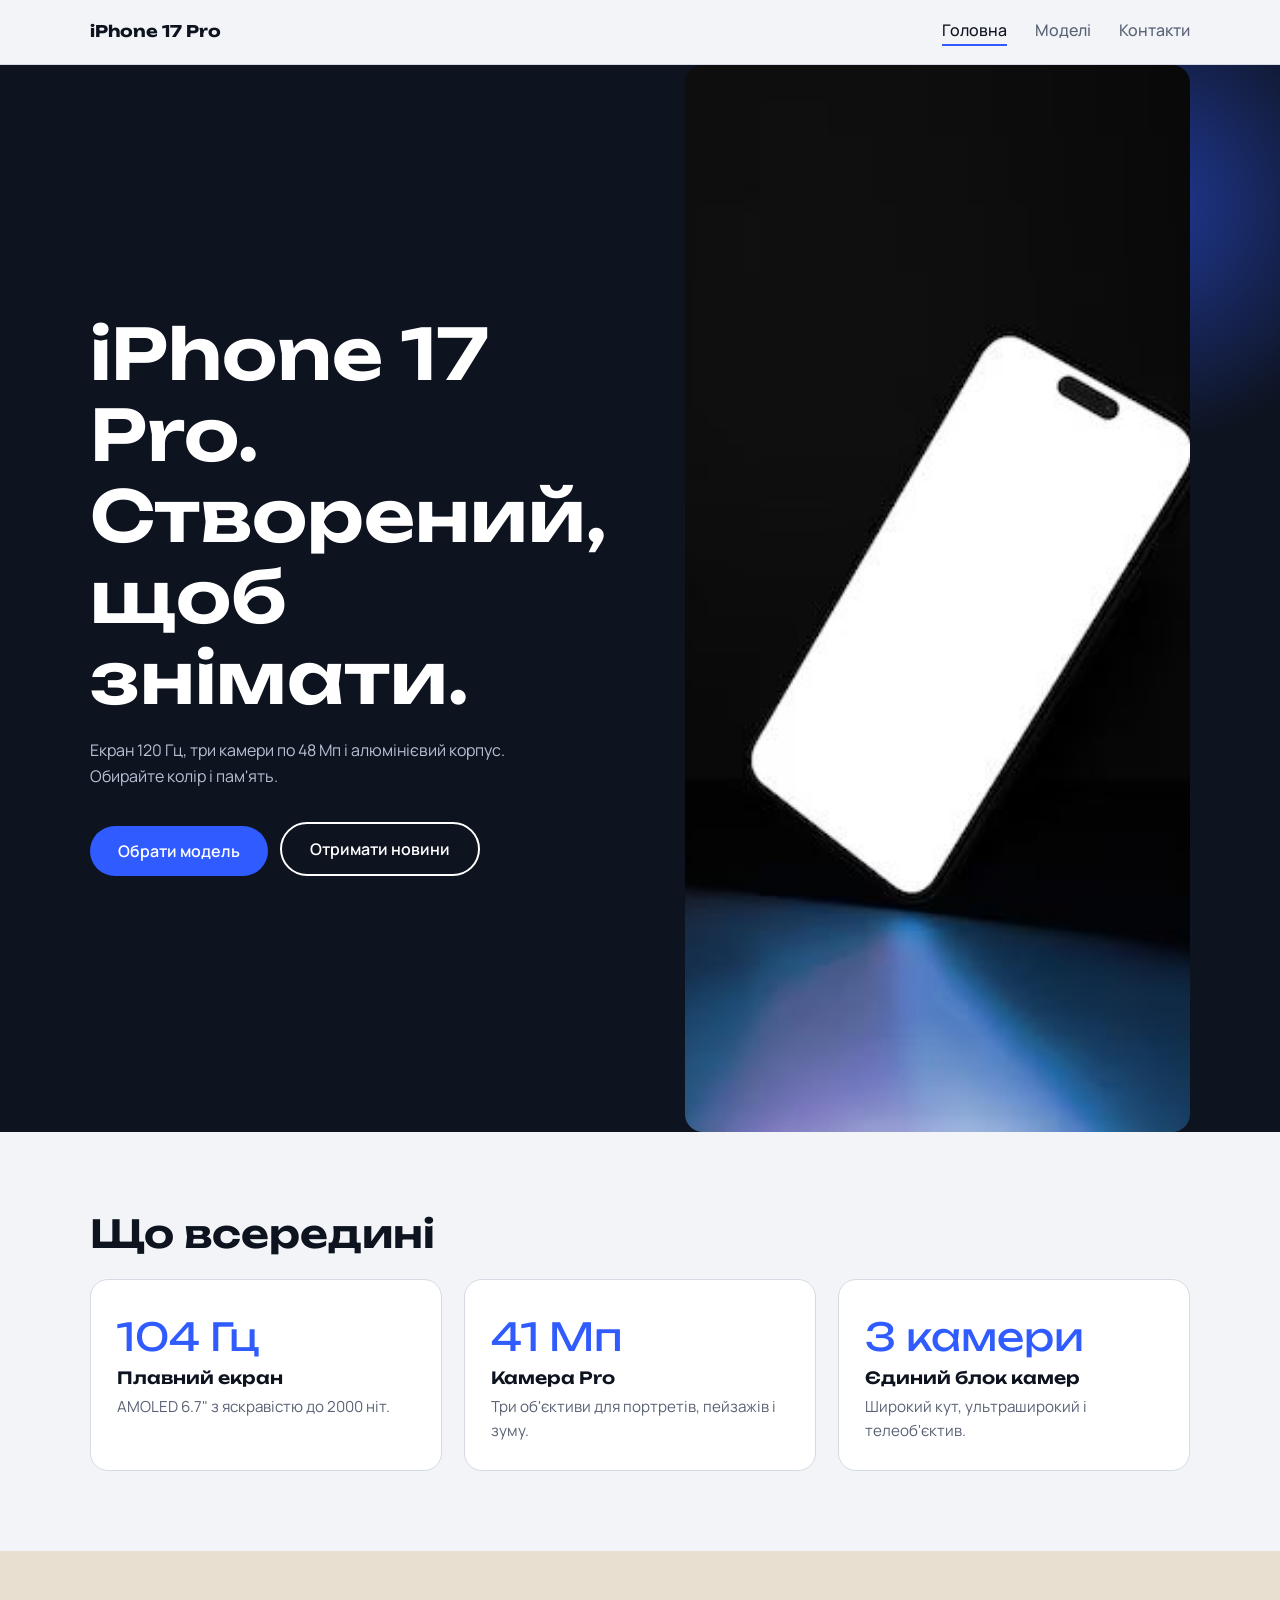
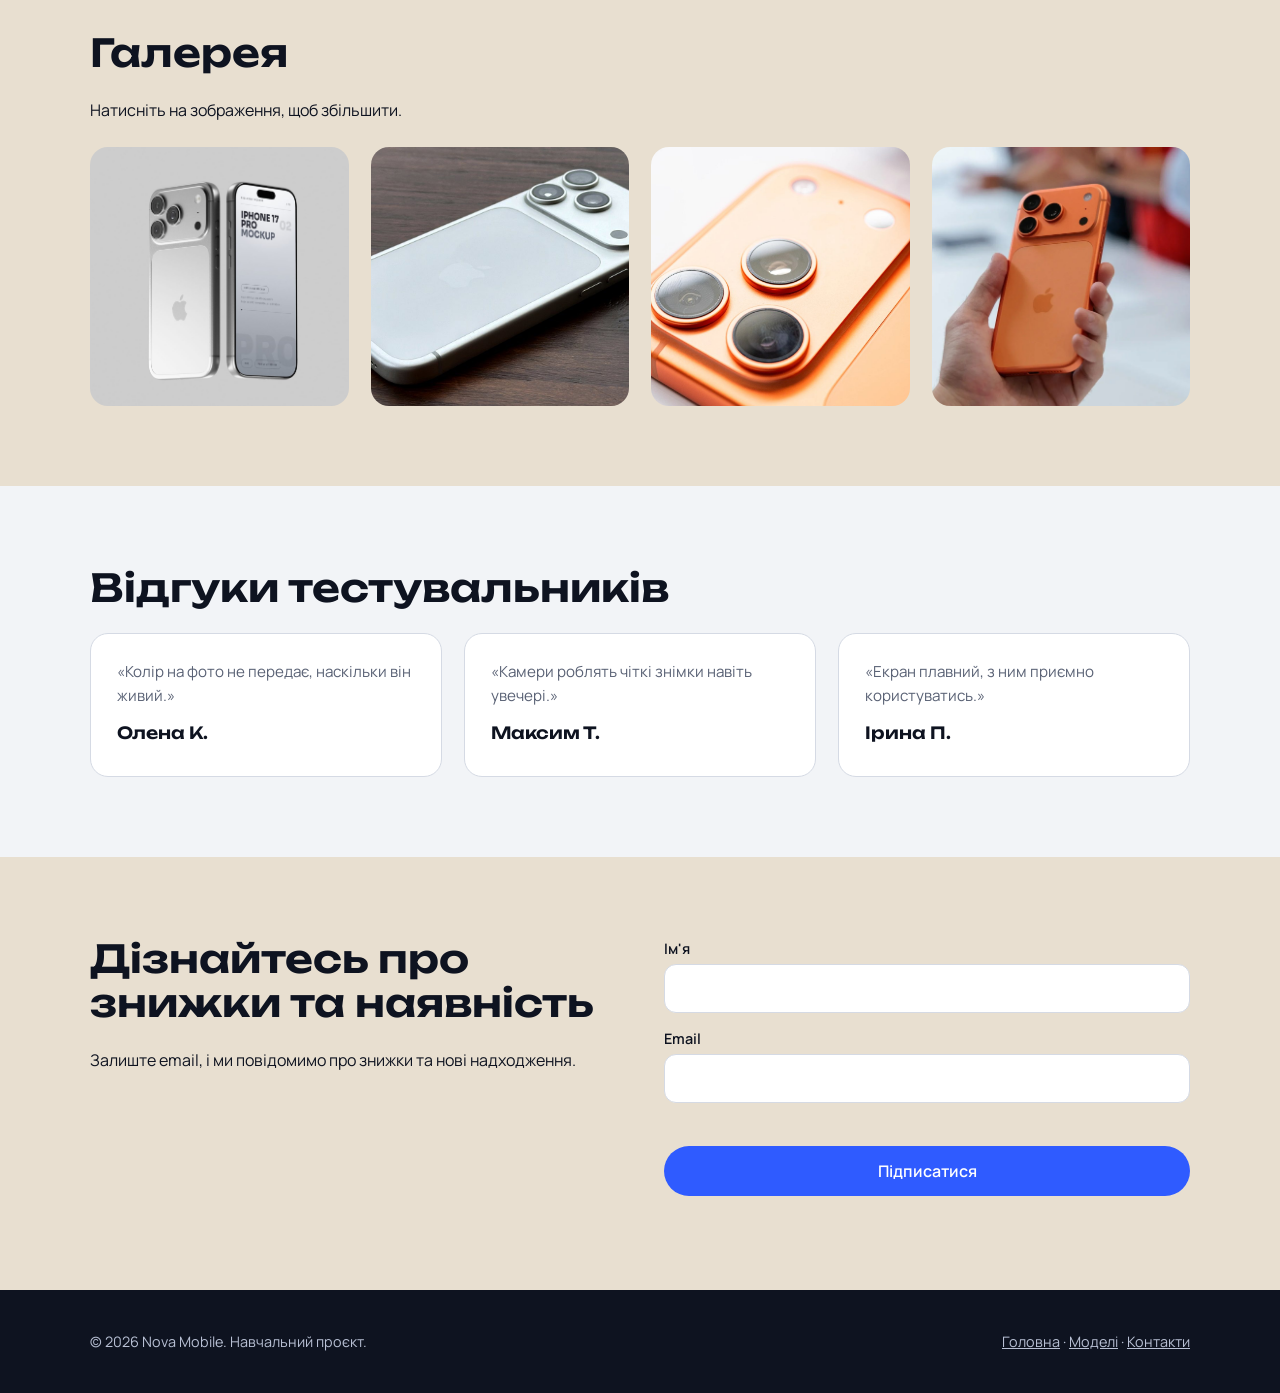
<file: index.html>
<!DOCTYPE html><html lang="uk"><head><meta charset="UTF-8"><meta name="viewport" content="width=device-width,initial-scale=1"><title>iPhone 17 Pro — смартфон нового покоління</title><link rel="preconnect" href="https://fonts.googleapis.com"><link href="https://fonts.googleapis.com/css2?family=Manrope:wght@400;500;600;700&family=Unbounded:wght@500;600;700&display=swap" rel="stylesheet"><link rel="stylesheet" href="style.css"></head><body><header><div class="wrap bar"><a class="logo" href="index.html">iPhone 17 Pro</a><button class="burger" aria-label="Меню" id="burger">&#9776;</button><nav id="nav"><a href="index.html" class="on">Головна</a><a href="models.html" >Моделі</a><a href="contact.html" >Контакти</a></nav></div></header>
<main><section class="hero"><div class="wrap"><div><h1 class="split">iPhone 17 Pro. Створений, щоб знімати.</h1><p>Екран 120 Гц, три камери по 48 Мп і алюмінієвий корпус. Обирайте колір і пам'ять.</p><a class="btn" href="models.html">Обрати модель</a><a class="btn ghost" href="#preorder">Отримати новини</a></div><img src="hero.jpg" alt="Смартфон iPhone 17 Pro" width="1600" height="1067"></div></section>
<section><div class="wrap"><h2>Що всередині</h2><div class="grid g3">
<div class="card"><div class="big"><span data-count="120">120</span> Гц</div><h3>Плавний екран</h3><p>AMOLED 6.7" з яскравістю до 2000 ніт.</p></div>
<div class="card"><div class="big"><span data-count="48">48</span> Мп</div><h3>Камера Pro</h3><p>Три об'єктиви для портретів, пейзажів і зуму.</p></div>
<div class="card"><div class="big"><span data-count="3">3</span> камери</div><h3>Єдиний блок камер</h3><p>Широкий кут, ультраширокий і телеоб'єктив.</p></div></div></div></section>
<section class="band"><div class="wrap"><h2>Галерея</h2><p style="margin-bottom:24px">Натисніть на зображення, щоб збільшити.</p><div class="grid g4 gallery" id="gallery">
<img src="mockup-silver.jpg" alt="iPhone 17 Pro, вигляд спереду та ззаду"><img src="phone-silver.jpg" alt="iPhone 17 Pro сріблястий на столі"><img src="detail-camera.jpg" alt="Блок камер iPhone 17 Pro, помаранчевий"><img src="phone-orange.jpg" alt="iPhone 17 Pro помаранчевий у руці"></div></div></section>
<section><div class="wrap"><h2>Відгуки тестувальників</h2><div class="grid g3" id="reviews"></div></div></section>
<section class="band" id="preorder"><div class="wrap two"><div><h2>Дізнайтесь про знижки та наявність</h2><p>Залиште email, і ми повідомимо про знижки та нові надходження.</p></div>
<form id="subForm" novalidate><label>Ім'я<input name="name" required></label><label>Email<input name="email" type="email" required></label><div class="err" id="subErr"></div><button class="btn" type="submit">Підписатися</button><div class="ok" id="subOk"></div></form></div></section></main>
<footer><div class="wrap"><span>&copy; 2026 Nova Mobile. Навчальний проєкт.</span><span><a href="index.html">Головна</a> &middot; <a href="models.html">Моделі</a> &middot; <a href="contact.html">Контакти</a></span></div></footer><div class="modal" id="modal"><div class="box" id="modalBox"></div></div><script src="data.js"></script><script src="main.js"></script></body></html>
</file>
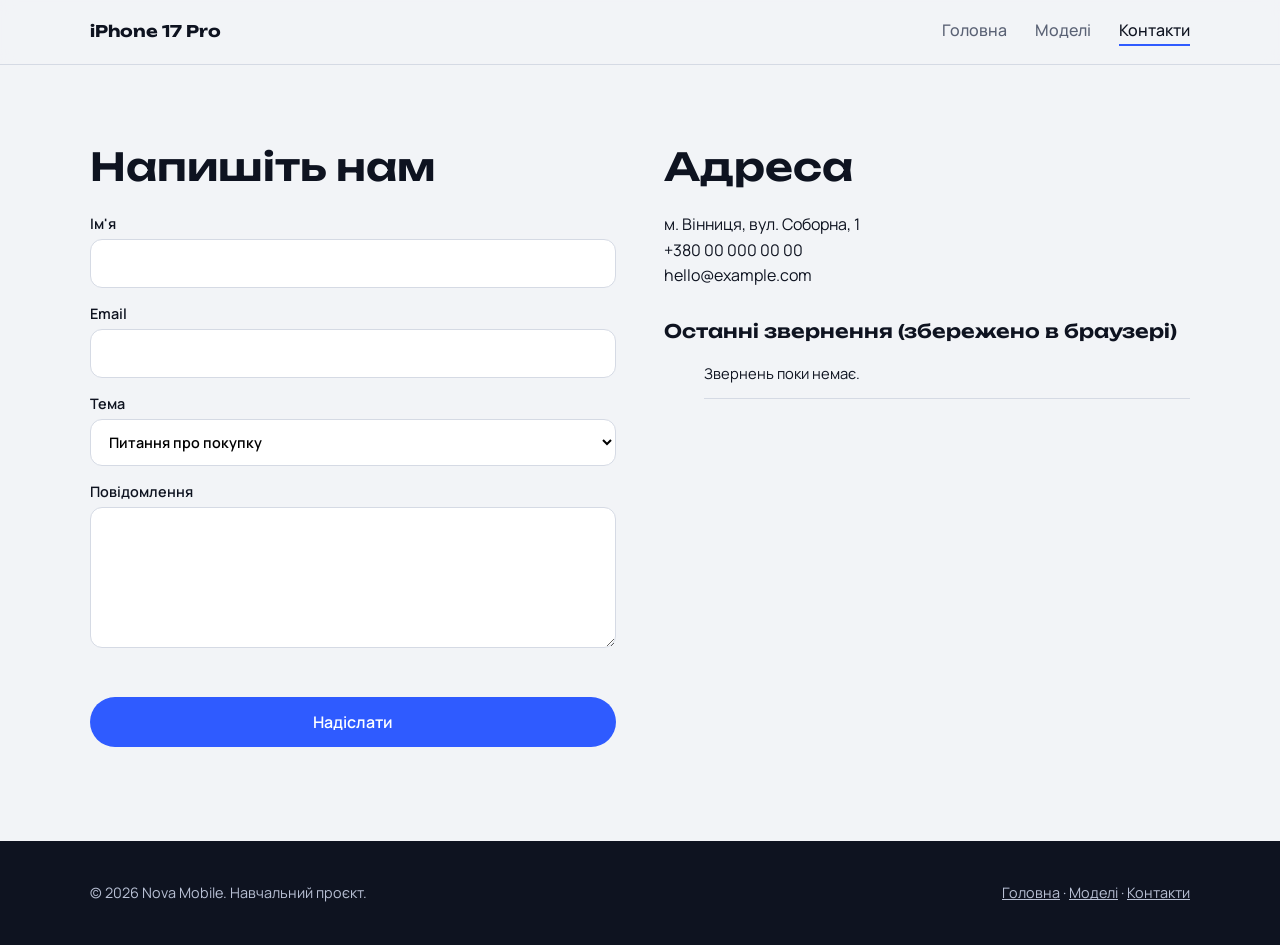
<file: contact.html>
<!DOCTYPE html><html lang="uk"><head><meta charset="UTF-8"><meta name="viewport" content="width=device-width,initial-scale=1"><title>Контакти — iPhone 17 Pro</title><link rel="preconnect" href="https://fonts.googleapis.com"><link href="https://fonts.googleapis.com/css2?family=Manrope:wght@400;500;600;700&family=Unbounded:wght@500;600;700&display=swap" rel="stylesheet"><link rel="stylesheet" href="style.css"></head><body><header><div class="wrap bar"><a class="logo" href="index.html">iPhone 17 Pro</a><button class="burger" aria-label="Меню" id="burger">&#9776;</button><nav id="nav"><a href="index.html" >Головна</a><a href="models.html" >Моделі</a><a href="contact.html" class="on">Контакти</a></nav></div></header>
<main><section><div class="wrap two"><div><h2>Напишіть нам</h2><form id="contactForm" novalidate><label>Ім'я<input name="name" required minlength="2"></label><label>Email<input name="email" type="email" required></label><label>Тема<select name="topic"><option>Питання про покупку</option><option>Передзамовлення</option><option>Інше</option></select></label><label>Повідомлення<textarea name="msg" rows="5" required minlength="10"></textarea></label><div class="err" id="cErr"></div><button class="btn" type="submit">Надіслати</button><div class="ok" id="cOk"></div></form></div>
<div><h2>Адреса</h2><p>м. Вінниця, вул. Соборна, 1<br>+380 00 000 00 00<br>hello@example.com</p><h3 style="margin:32px 0 8px">Останні звернення (збережено в браузері)</h3><ul class="msgs" id="msgList"></ul></div></div></section></main>
<footer><div class="wrap"><span>&copy; 2026 Nova Mobile. Навчальний проєкт.</span><span><a href="index.html">Головна</a> &middot; <a href="models.html">Моделі</a> &middot; <a href="contact.html">Контакти</a></span></div></footer><div class="modal" id="modal"><div class="box" id="modalBox"></div></div><script src="data.js"></script><script src="main.js"></script></body></html>
</file>
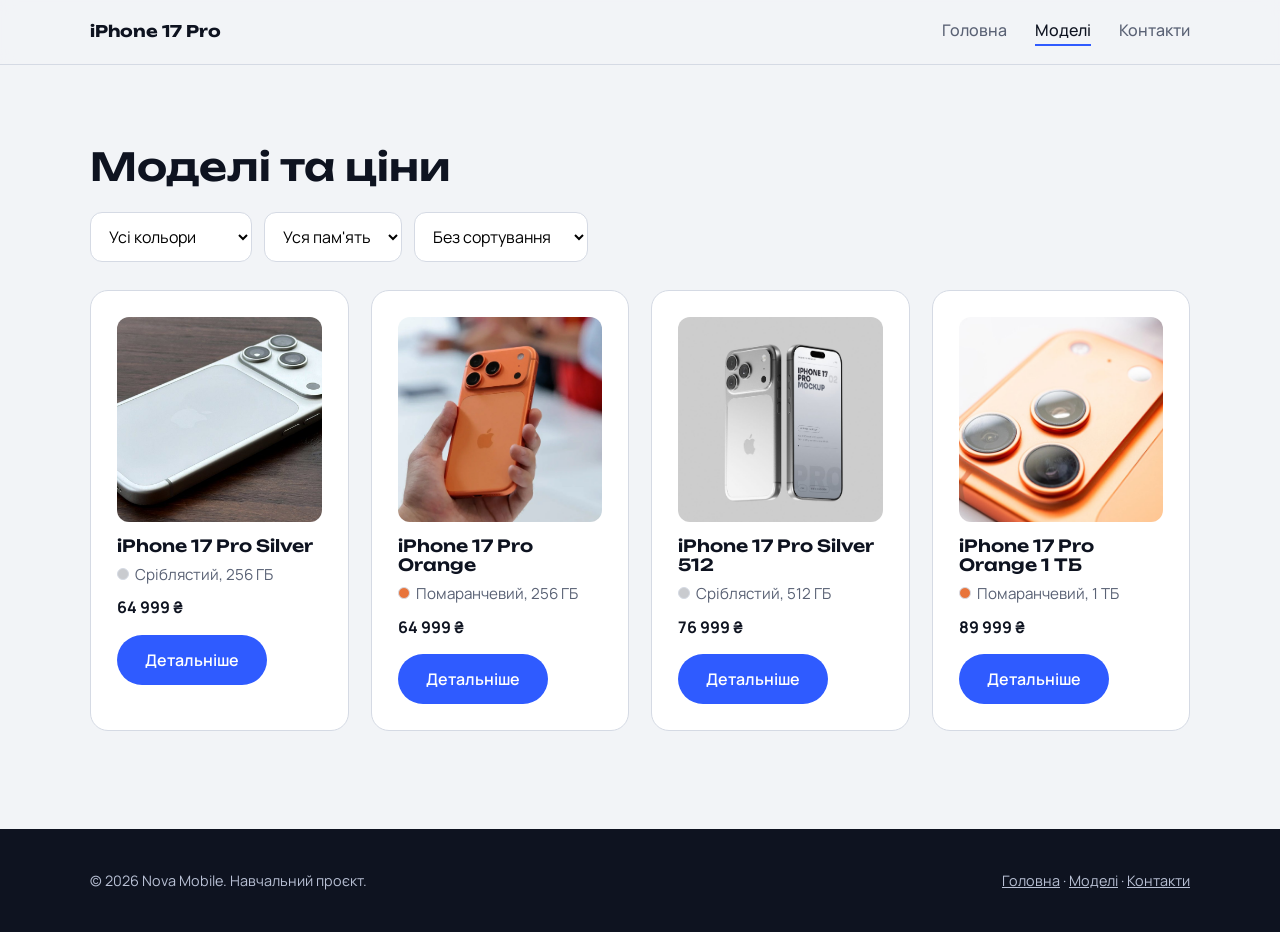
<file: models.html>
<!DOCTYPE html><html lang="uk"><head><meta charset="UTF-8"><meta name="viewport" content="width=device-width,initial-scale=1"><title>Моделі — iPhone 17 Pro</title><link rel="preconnect" href="https://fonts.googleapis.com"><link href="https://fonts.googleapis.com/css2?family=Manrope:wght@400;500;600;700&family=Unbounded:wght@500;600;700&display=swap" rel="stylesheet"><link rel="stylesheet" href="style.css"></head><body><header><div class="wrap bar"><a class="logo" href="index.html">iPhone 17 Pro</a><button class="burger" aria-label="Меню" id="burger">&#9776;</button><nav id="nav"><a href="index.html" >Головна</a><a href="models.html" class="on">Моделі</a><a href="contact.html" >Контакти</a></nav></div></header>
<main><section><div class="wrap"><h2>Моделі та ціни</h2><div class="filters"><select id="fColor"><option value="">Усі кольори</option></select><select id="fStorage"><option value="">Уся пам'ять</option><option>256</option><option>512</option><option>1024</option></select><select id="fSort"><option value="">Без сортування</option><option value="asc">Ціна: від низької</option><option value="desc">Ціна: від високої</option></select></div><div class="grid g4" id="catalog"></div><p id="empty" class="err" style="font-size:1rem"></p></div></section></main>
<footer><div class="wrap"><span>&copy; 2026 Nova Mobile. Навчальний проєкт.</span><span><a href="index.html">Головна</a> &middot; <a href="models.html">Моделі</a> &middot; <a href="contact.html">Контакти</a></span></div></footer><div class="modal" id="modal"><div class="box" id="modalBox"></div></div><script src="data.js"></script><script src="main.js"></script></body></html>
</file>
<file: style.css>
:root{--bg:#F2F4F7;--ink:#0E1320;--mute:#5A6275;--blue:#2F5BFF;--sand:#E8DFD0;--line:#D5DAE4;--r:18px}
*{box-sizing:border-box;margin:0}
html{scroll-behavior:smooth}
body{font-family:'Manrope',system-ui,sans-serif;background:var(--bg);color:var(--ink);line-height:1.6}
h1,h2,h3{font-family:'Unbounded','Manrope',sans-serif;line-height:1.15;font-weight:600}
h1{font-size:clamp(2.2rem,6vw,4.4rem)}h2{font-size:clamp(1.5rem,3.5vw,2.4rem);margin-bottom:.6em}
img{max-width:100%;display:block}a{color:inherit}
:focus-visible{outline:3px solid var(--blue);outline-offset:3px}
.wrap{width:min(1100px,92%);margin:auto}
section{padding:80px 0}
header{position:sticky;top:0;z-index:20;background:rgba(242,244,247,.92);backdrop-filter:blur(8px);border-bottom:1px solid var(--line)}
.bar{display:flex;align-items:center;justify-content:space-between;height:64px}
.logo{font-family:'Unbounded',sans-serif;font-weight:700;text-decoration:none}
nav{display:flex;gap:28px}nav a{text-decoration:none;color:var(--mute);font-weight:500}
nav a:hover,nav a.on{color:var(--ink)}nav a.on{border-bottom:2px solid var(--blue)}
.burger{display:none;background:none;border:0;font-size:1.6rem;cursor:pointer}
.btn{display:inline-block;background:var(--blue);color:#fff;border:0;padding:14px 28px;border-radius:999px;font:600 1rem 'Manrope',sans-serif;text-decoration:none;cursor:pointer;transition:transform .15s}
.btn:hover{transform:translateY(-2px)}.btn.ghost{background:transparent;color:var(--ink);border:2px solid var(--ink)}
.hero{background:var(--ink);color:#fff;padding:0}
.hero .wrap{display:grid;grid-template-columns:1.1fr 1fr;align-items:center;gap:40px;min-height:78vh}
.hero p{color:#B8C0D4;margin:20px 0 32px;max-width:46ch}.hero .btn+.btn{margin-left:12px;color:#fff;border-color:#fff}
.hero img{border-radius:var(--r);animation:rise .9s ease both}
@keyframes rise{from{opacity:0;transform:translateY(30px)}}
@media(prefers-reduced-motion:reduce){*{animation:none!important;transition:none!important}}
.grid{display:grid;gap:22px}.g3{grid-template-columns:repeat(3,1fr)}.g4{grid-template-columns:repeat(4,1fr)}
.card{background:#fff;border:1px solid var(--line);border-radius:var(--r);padding:26px}
.card h3{font-size:1.05rem;margin-bottom:8px}.card p{color:var(--mute);font-size:.95rem}
.big{font-family:'Unbounded',sans-serif;font-size:2.4rem;color:var(--blue)}
.band{background:var(--sand)}
.gallery img{object-fit:cover;border-radius:var(--r);cursor:zoom-in;transition:transform .2s;width:100%;aspect-ratio:1}
.gallery img:hover{transform:scale(1.02)}
.modal{position:fixed;inset:0;background:rgba(14,19,32,.78);display:none;align-items:center;justify-content:center;z-index:50;padding:20px}
.modal.open{display:flex}.modal .box{background:#fff;border-radius:var(--r);max-width:560px;width:100%;padding:28px;position:relative;max-height:90vh;overflow:auto}
.modal .box.img{padding:0;background:none;max-width:640px}.modal .box.img img{border-radius:var(--r)}
.close{position:absolute;top:10px;right:14px;background:none;border:0;font-size:2rem;cursor:pointer;color:var(--mute)}
.box.img .close{color:#fff}
form{display:grid;gap:14px}label{font-weight:600;font-size:.9rem}
input,textarea,select{width:100%;padding:12px 14px;border:1.5px solid var(--line);border-radius:12px;font:inherit;background:#fff;margin-top:4px}
input:focus,textarea:focus,select:focus{border-color:var(--blue);outline:none}
.err{color:#C0262D;font-size:.85rem;min-height:1.1em}.ok{color:#117A55;font-weight:600}
.filters{display:flex;gap:12px;flex-wrap:wrap;margin-bottom:28px}.filters select{width:auto;margin:0}
.phone img{border-radius:12px;margin-bottom:14px}.phone .price{font-weight:700;margin:8px 0 14px}
.dot{display:inline-block;width:12px;height:12px;border-radius:50%;border:1px solid var(--line);margin-right:6px}
.msgs li{list-style:none;padding:12px 0;border-bottom:1px solid var(--line);font-size:.92rem}
.two{display:grid;grid-template-columns:1fr 1fr;gap:48px}
footer{background:var(--ink);color:#B8C0D4;padding:40px 0;font-size:.9rem}
footer .wrap{display:flex;justify-content:space-between;flex-wrap:wrap;gap:12px}
@media(max-width:800px){.hero .wrap,.two,.g3,.g4{grid-template-columns:1fr}.g4{grid-template-columns:1fr 1fr}
.burger{display:block}nav{display:none;position:absolute;top:64px;left:0;right:0;background:var(--bg);flex-direction:column;padding:20px 4%;border-bottom:1px solid var(--line)}nav.open{display:flex}section{padding:56px 0}}
/* ===== Анімації ===== */
.split span.w{display:inline-block;opacity:0;transform:translateY(40px) rotate(4deg);animation:word .7s cubic-bezier(.2,.8,.2,1) forwards}
@keyframes word{to{opacity:1;transform:none}}
.hero .tilt{transition:transform .15s ease-out;will-change:transform}
.hero .float{animation:float 5s ease-in-out infinite}
@keyframes float{50%{transform:translateY(-14px)}}
.hero{position:relative;overflow:hidden}
.hero::before{content:"";position:absolute;width:520px;height:520px;right:-120px;top:-120px;border-radius:50%;background:radial-gradient(circle,rgba(47,91,255,.55),transparent 65%);animation:glow 7s ease-in-out infinite alternate}
@keyframes glow{to{transform:translate(-80px,120px) scale(1.25)}}
.hero .wrap{position:relative}
.btn{position:relative;overflow:hidden}
.btn::after{content:"";position:absolute;inset:0;background:linear-gradient(110deg,transparent 30%,rgba(255,255,255,.4) 50%,transparent 70%);transform:translateX(-120%)}
.btn:hover::after{transform:translateX(120%);transition:transform .6s}
.reveal{opacity:0;transform:translateY(34px);transition:opacity .7s ease,transform .7s cubic-bezier(.2,.8,.2,1);transition-delay:var(--d,0s)}
.reveal.in{opacity:1;transform:none}
.card{transition:transform .25s,box-shadow .25s}
.card:hover{transform:translateY(-6px);box-shadow:0 18px 40px rgba(14,19,32,.12)}
.gallery img{transition:transform .35s cubic-bezier(.2,.8,.2,1),filter .35s}
.gallery:hover img{filter:grayscale(.6) opacity(.7)}
.gallery img:hover{filter:none;transform:scale(1.06) rotate(-1.5deg)}
.modal.open{animation:fade .25s}.modal.open .box{animation:pop .35s cubic-bezier(.2,1.2,.4,1)}
@keyframes fade{from{opacity:0}}@keyframes pop{from{opacity:0;transform:scale(.85) translateY(20px)}}
.progress{position:fixed;top:0;left:0;height:3px;background:var(--blue);width:0;z-index:60}
.ok{animation:pop .4s}
.phone img{aspect-ratio:1;object-fit:cover;width:100%}
.hero img{object-fit:cover;width:100%}
</file>
